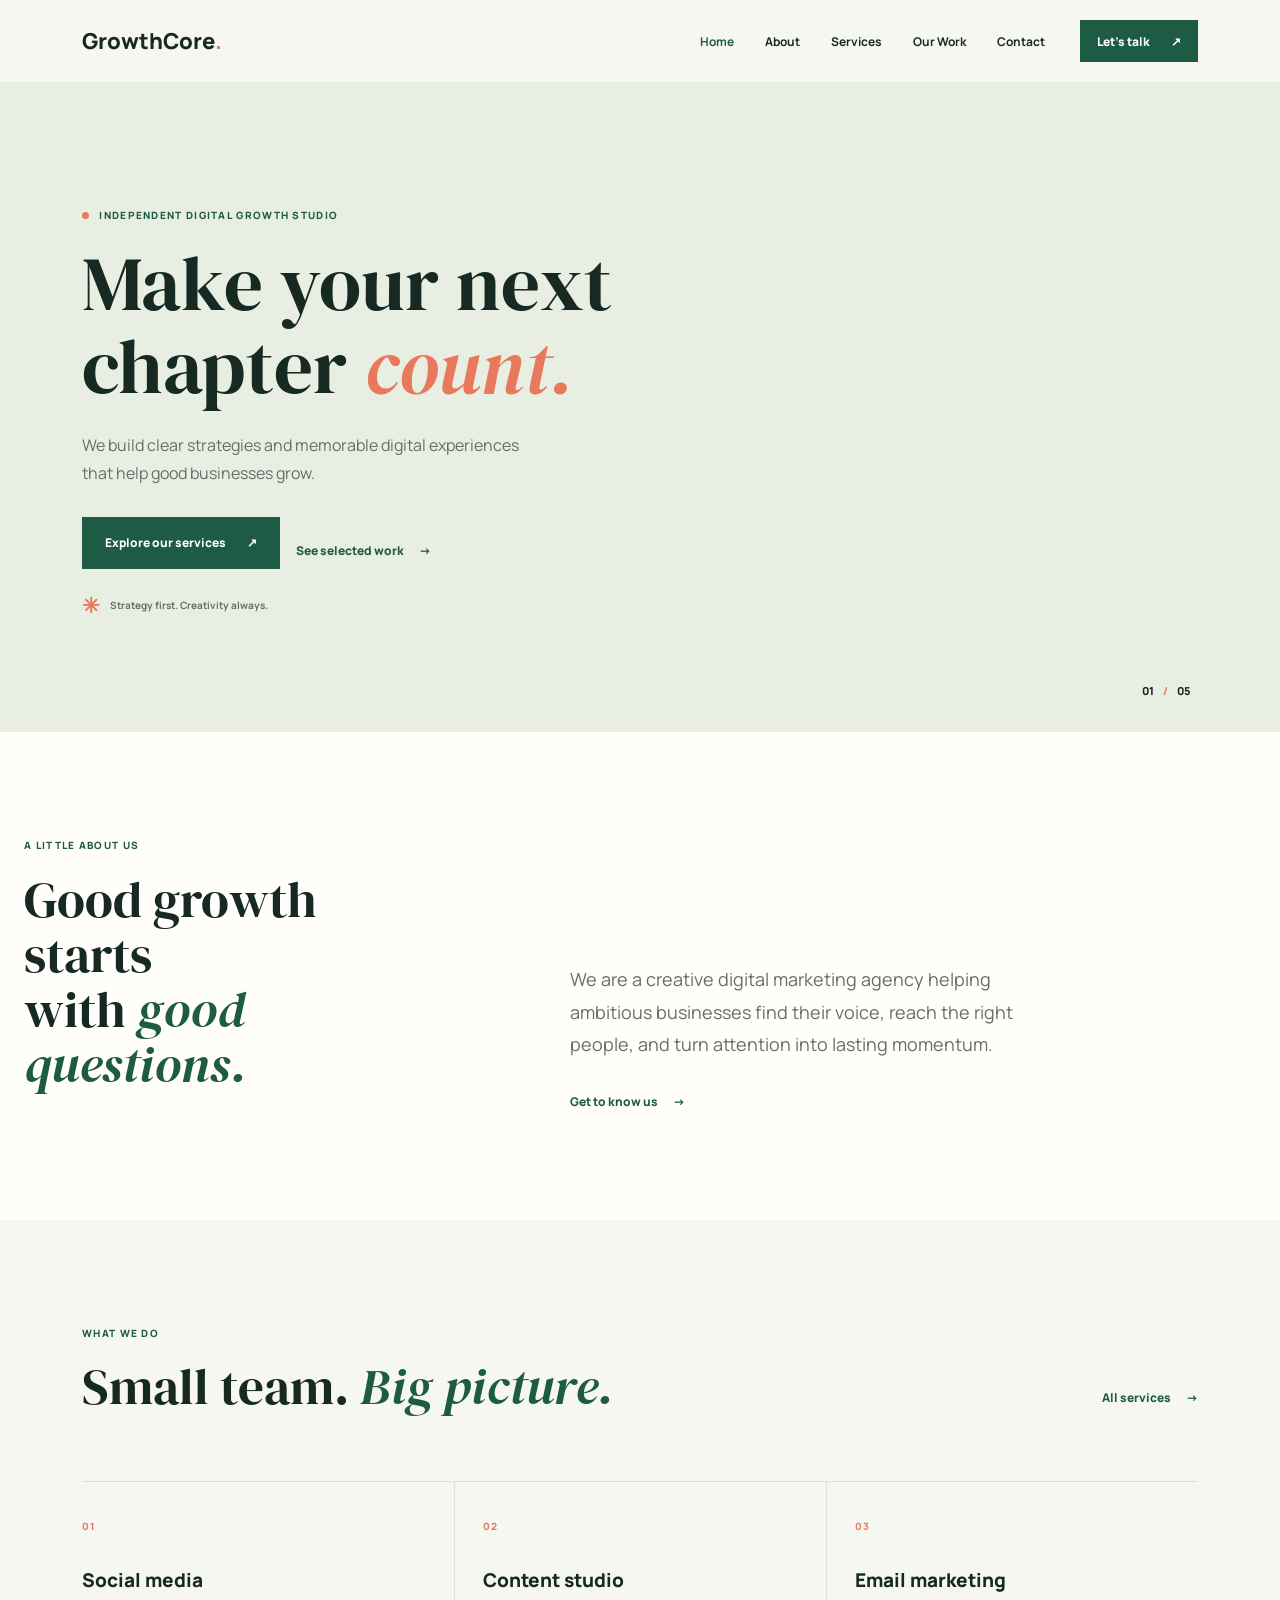
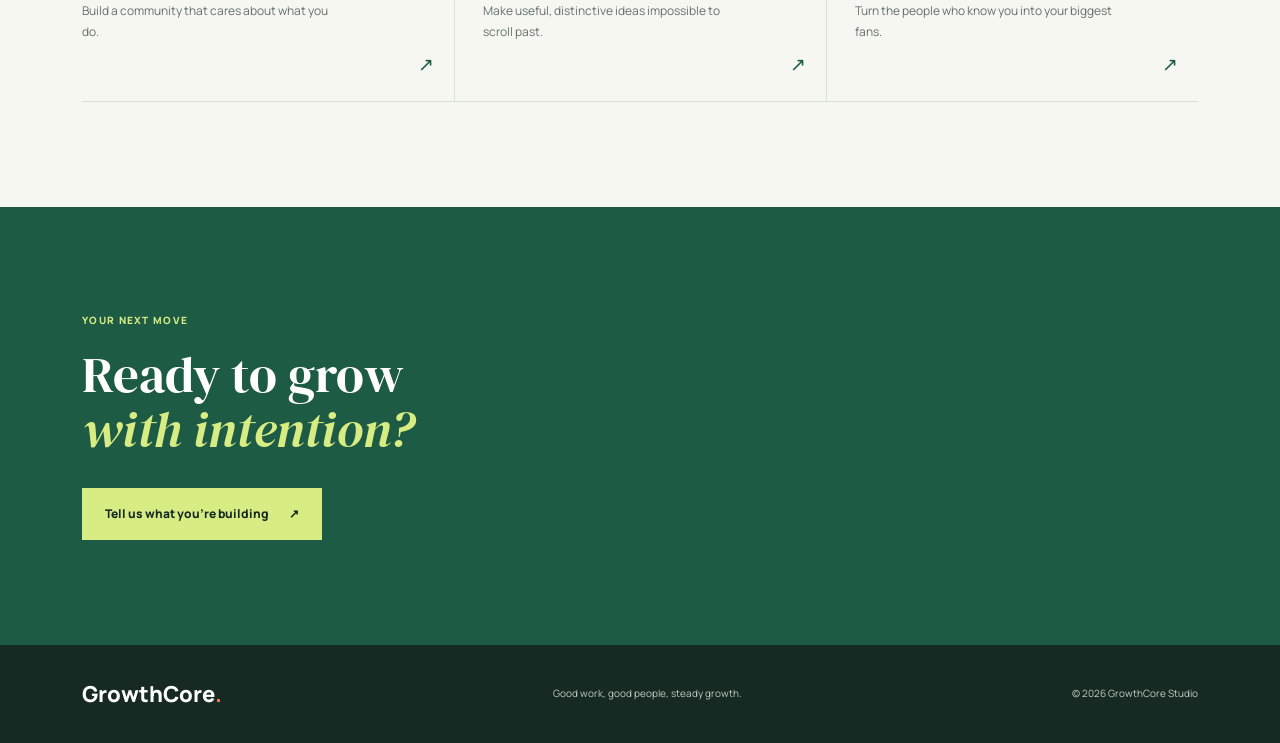
<file: index.html>
<!--
  GrowthCore homepage
  This file sets up the landing page structure for the studio brand.
  Each section is designed to guide visitors toward learning more and contacting the business.
-->

<!doctype html>
<html lang="en">
<head>
  <!-- Document metadata: tells the browser the page language and character set. -->
  <meta charset="utf-8">
  <meta name="viewport" content="width=device-width, initial-scale=1">

  <!-- Search engines and social previews use this description. -->
  <meta name="description" content="GrowthCore helps ambitious brands grow with thoughtful digital marketing and creative strategy.">

  <!-- The browser tab title shown in the browser window. -->
  <title>GrowthCore | Digital Growth Studio</title>

  <!-- Bootstrap is included for layout, styling, and responsive components. -->
  <link href="https://cdn.jsdelivr.net/npm/bootstrap@5.3.3/dist/css/bootstrap.min.css" rel="stylesheet">

  <!-- Google Fonts are loaded for the brand's typography. -->
  <link rel="preconnect" href="https://fonts.googleapis.com">
  <link rel="preconnect" href="https://fonts.gstatic.com" crossorigin>
  <link href="https://fonts.googleapis.com/css2?family=DM+Serif+Display&family=Manrope:wght@400;500;600;700;800&display=swap" rel="stylesheet">

  <!-- Main custom stylesheet for the design of the website. -->
  <link href="styles.css" rel="stylesheet">
</head>
<body>
  <!--
    Header / Navigation:
    This is the shared top menu used across the site.
    It helps users move between Home, About, Services, Work, and Contact.
  -->
  <nav class="navbar navbar-expand-lg site-nav" aria-label="Main navigation">
    <div class="container">
      <!-- Brand name/logo link that returns to the homepage. -->
      <a class="navbar-brand" href="index.html">GrowthCore<span>.</span></a>

      <!-- Mobile menu toggle button for small screens. -->
      <button class="navbar-toggler" type="button" data-bs-toggle="collapse" data-bs-target="#mainNav" aria-controls="mainNav" aria-expanded="false" aria-label="Toggle navigation"><span class="navbar-toggler-icon"></span></button>

      <!-- Navigation links inside the collapsible menu. -->
      <div class="collapse navbar-collapse" id="mainNav">
        <ul class="navbar-nav ms-auto align-items-lg-center">
          <li class="nav-item"><a class="nav-link" href="index.html">Home</a></li>
          <li class="nav-item"><a class="nav-link" href="about.html">About</a></li>
          <li class="nav-item"><a class="nav-link" href="services.html">Services</a></li>
          <li class="nav-item"><a class="nav-link" href="work.html">Our Work</a></li>
          <li class="nav-item"><a class="nav-link" href="contact.html">Contact</a></li>

          <!-- Primary action button in the navigation area. -->
          <li class="nav-item ms-lg-3"><a class="button button-small" href="contact.html">Let's talk <span aria-hidden="true">↗</span></a></li>
        </ul>
      </div>
    </div>
  </nav>

  <main>
    <!--
      Hero section:
      This is the first impression of the homepage.
      It explains who the studio is and gives the main call-to-action.
    -->
    <section class="home-hero">
      <div class="container hero-content" data-reveal>
        <!-- Small label above the headline. -->
        <p class="eyebrow"><span class="eyebrow-dot"></span> Independent digital growth studio</p>

        <!-- Main headline with emphasized text. -->
        <h1>Make your next<br>chapter <em>count.</em></h1>

        <!-- Supporting description for the agency. -->
        <p class="hero-copy">We build clear strategies and memorable digital experiences that help good businesses grow.</p>

        <!-- Two action links under the headline. -->
        <div class="d-flex flex-wrap gap-3 align-items-center">
          <a class="button" href="services.html">Explore our services <span aria-hidden="true">↗</span></a>
          <a class="text-link" href="work.html">See selected work <span aria-hidden="true">→</span></a>
        </div>

        <!-- Short statement beneath actions. -->
        <div class="hero-note"><span class="hero-note-mark">✳</span> Strategy first. Creativity always.</div>
      </div>

      <!-- Decorative section image for the hero area. -->
      <div class="hero-photo" role="img" aria-label="Sunlit creative studio with a desk and plants"></div>

      <!-- Small page counter for the homepage banner. -->
      <div class="hero-index">01 <span>/</span> 05</div>
    </section>

    <!--
      Intro section:
      This part explains the studio's philosophy and invites visitors to learn more.
    -->
    <section class="intro-section section-pad">
      <div class="container row align-items-end g-5" data-reveal>
        <div class="col-lg-5">
          <p class="eyebrow">A little about us</p>
          <h2>Good growth starts<br>with <em>good questions.</em></h2>
        </div>

        <div class="col-lg-6 offset-lg-1">
          <p class="large-copy">We are a creative digital marketing agency helping ambitious businesses find their voice, reach the right people, and turn attention into lasting momentum.</p>
          <a class="text-link" href="about.html">Get to know us <span aria-hidden="true">→</span></a>
        </div>
      </div>
    </section>

    <!--
      Services preview section:
      This shows the top three service categories and links each one to its detailed page section.
    -->
    <section class="services-preview section-pad">
      <div class="container" data-reveal>
        <div class="section-heading">
          <div>
            <p class="eyebrow">What we do</p>
            <h2>Small team. <em>Big picture.</em></h2>
          </div>
          <a class="text-link" href="services.html">All services <span aria-hidden="true">→</span></a>
        </div>

        <!-- Three service cards in a row. -->
        <div class="row g-0 service-list">
          <a class="col-md-4 service-preview" href="services.html#social">
            <span class="service-number">01</span>
            <h3>Social media</h3>
            <p>Build a community that cares about what you do.</p>
            <span class="service-arrow" aria-hidden="true">↗</span>
          </a>

          <a class="col-md-4 service-preview" href="services.html#content">
            <span class="service-number">02</span>
            <h3>Content studio</h3>
            <p>Make useful, distinctive ideas impossible to scroll past.</p>
            <span class="service-arrow" aria-hidden="true">↗</span>
          </a>

          <a class="col-md-4 service-preview" href="services.html#email">
            <span class="service-number">03</span>
            <h3>Email marketing</h3>
            <p>Turn the people who know you into your biggest fans.</p>
            <span class="service-arrow" aria-hidden="true">↗</span>
          </a>
        </div>
      </div>
    </section>

    <!--
      Final call-to-action section:
      This gives the visitor a direct path to contact the studio.
    -->
    <section class="home-cta section-pad">
      <div class="container cta-inner" data-reveal>
        <p class="eyebrow">Your next move</p>
        <h2>Ready to grow<br><em>with intention?</em></h2>
        <a class="button button-light" href="contact.html">Tell us what you're building <span aria-hidden="true">↗</span></a>
      </div>
    </section>
  </main>

  <!--
    Footer:
    This final section adds brand identity and copyright details.
  -->
  <footer class="site-footer">
    <div class="container footer-inner">
      <a class="navbar-brand" href="index.html">GrowthCore<span>.</span></a>
      <p>Good work, good people, steady growth.</p>
      <p class="copyright">© <span data-year></span> GrowthCore Studio</p>
    </div>
  </footer>

  <!-- Load Bootstrap JavaScript for responsive navigation behavior. -->
  <script src="https://cdn.jsdelivr.net/npm/bootstrap@5.3.3/dist/js/bootstrap.bundle.min.js"></script>

  <!-- Custom site JavaScript for dynamic features like the current year. -->
  <script src="script.js"></script>
</body>
</html>
</file>
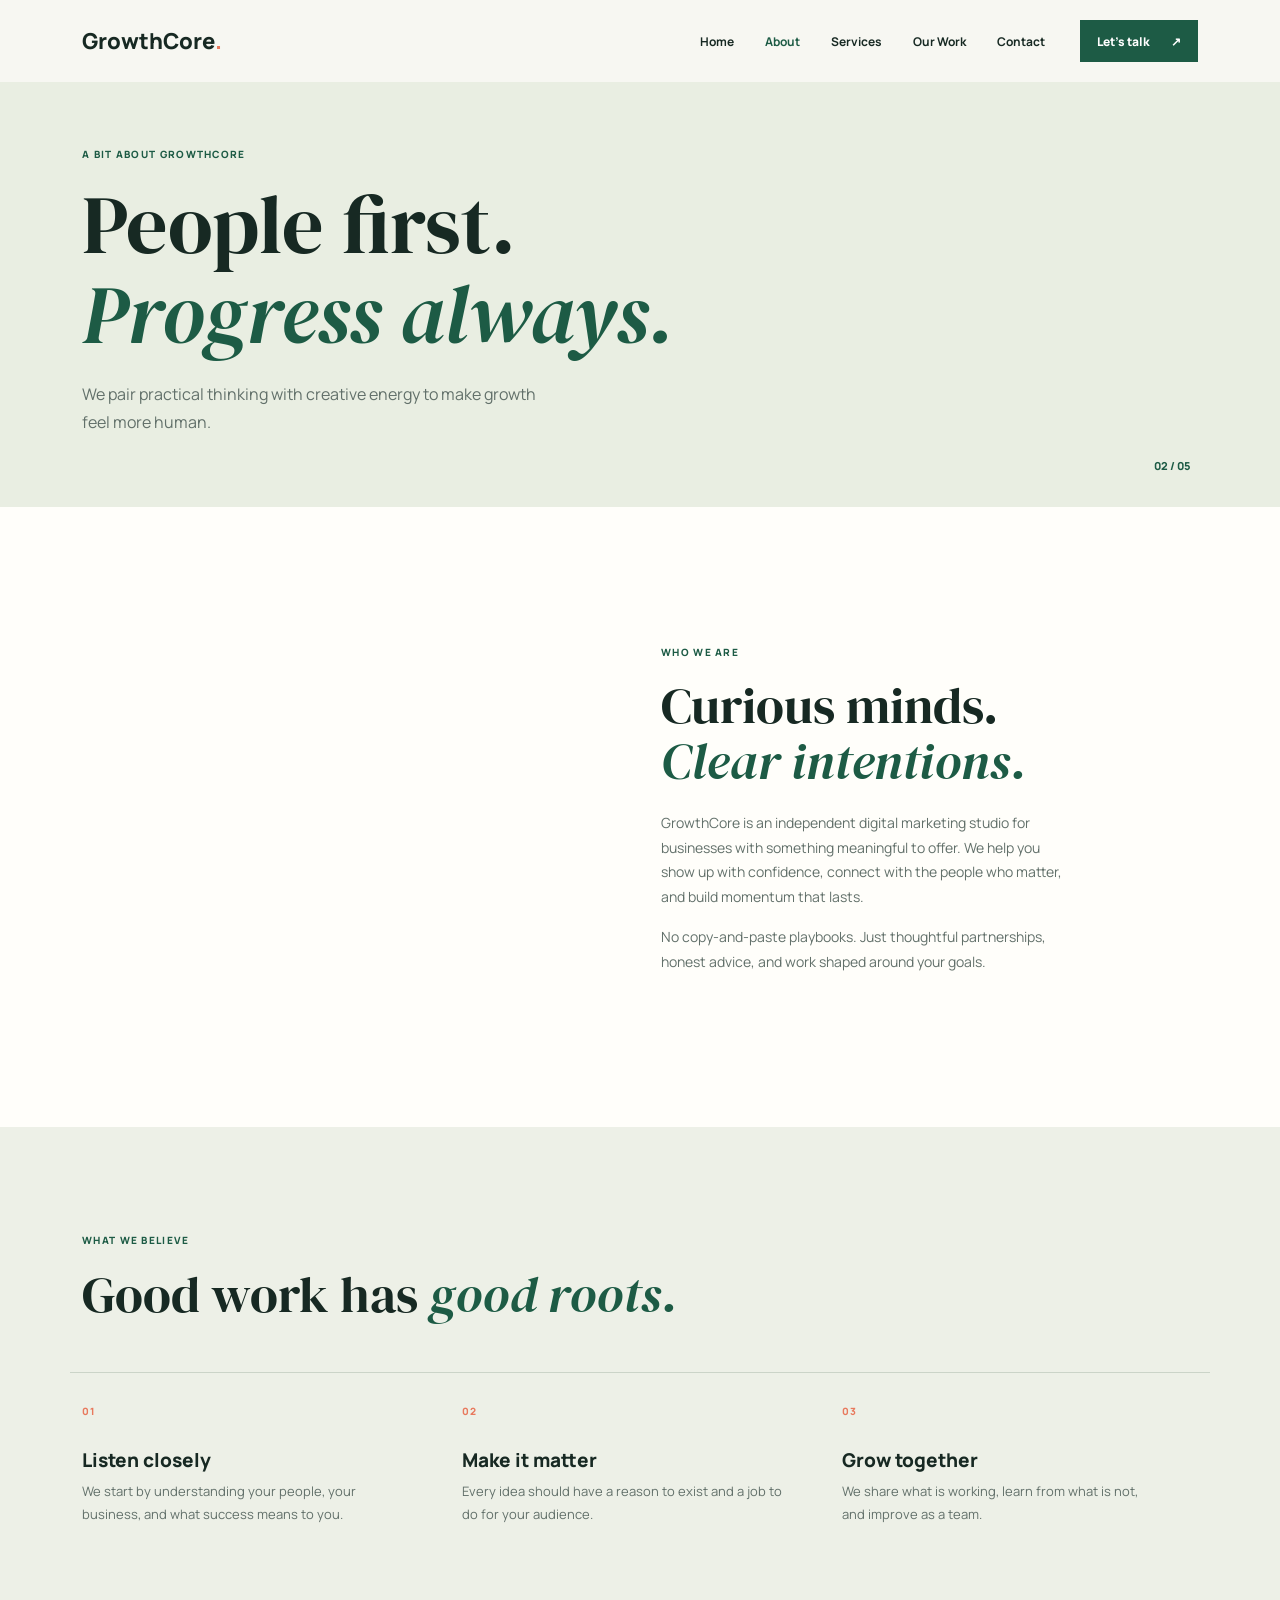
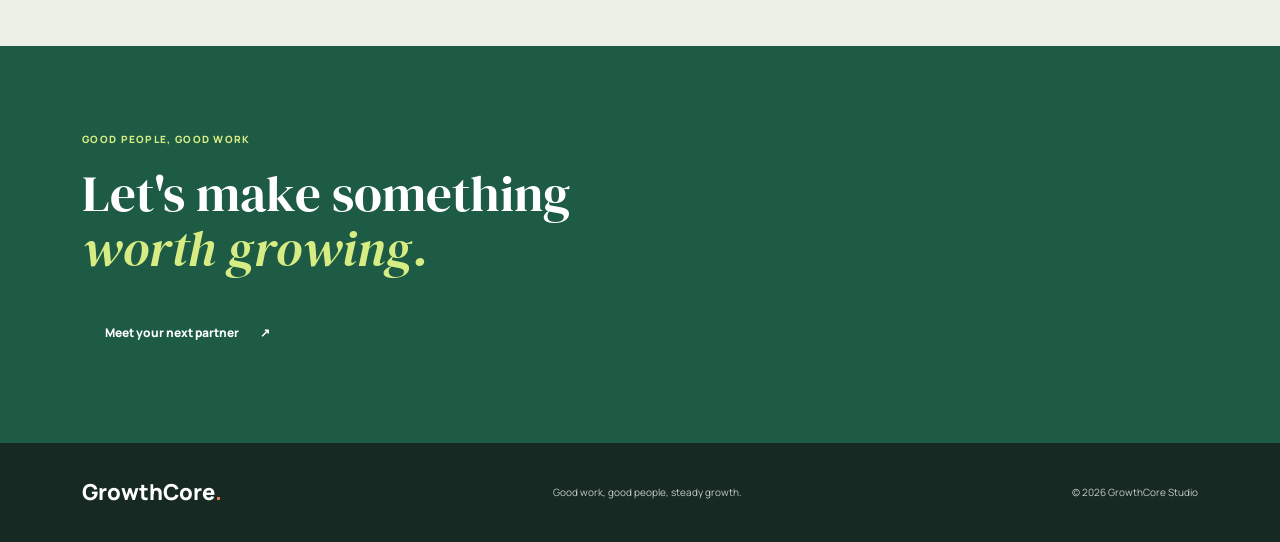
<file: about.html>
<!doctype html>
<html lang="en">
<head>
  <meta charset="utf-8"><meta name="viewport" content="width=device-width, initial-scale=1">
  <meta name="description" content="Meet GrowthCore, a thoughtful creative team helping ambitious businesses grow.">
  <title>About | GrowthCore</title>
  <!-- Bootstrap and the shared stylesheet keep this page consistent with the rest of the site. -->
  <link href="https://cdn.jsdelivr.net/npm/bootstrap@5.3.3/dist/css/bootstrap.min.css" rel="stylesheet">
  <link rel="preconnect" href="https://fonts.googleapis.com"><link rel="preconnect" href="https://fonts.gstatic.com" crossorigin>
  <link href="https://fonts.googleapis.com/css2?family=DM+Serif+Display&family=Manrope:wght@400;500;600;700;800&display=swap" rel="stylesheet"><link href="styles.css" rel="stylesheet">
</head>
<body>
  <!-- Each navigation link opens a separate HTML page in this small website. -->
  <nav class="navbar navbar-expand-lg site-nav" aria-label="Main navigation"><div class="container"><a class="navbar-brand" href="index.html">GrowthCore<span>.</span></a><button class="navbar-toggler" type="button" data-bs-toggle="collapse" data-bs-target="#mainNav" aria-controls="mainNav" aria-expanded="false" aria-label="Toggle navigation"><span class="navbar-toggler-icon"></span></button><div class="collapse navbar-collapse" id="mainNav"><ul class="navbar-nav ms-auto align-items-lg-center"><li class="nav-item"><a class="nav-link" href="index.html">Home</a></li><li class="nav-item"><a class="nav-link" href="about.html">About</a></li><li class="nav-item"><a class="nav-link" href="services.html">Services</a></li><li class="nav-item"><a class="nav-link" href="work.html">Our Work</a></li><li class="nav-item"><a class="nav-link" href="contact.html">Contact</a></li><li class="nav-item ms-lg-3"><a class="button button-small" href="contact.html">Let's talk <span aria-hidden="true">↗</span></a></li></ul></div></div></nav>
  <main>
    <!-- Page introductions share a pattern so visitors always know where they are. -->
    <section class="page-hero"><div class="container" data-reveal><p class="eyebrow">A bit about GrowthCore</p><h1>People first.<br><em>Progress always.</em></h1><p class="hero-copy">We pair practical thinking with creative energy to make growth feel more human.</p></div><span class="page-count">02 / 05</span></section>
    <section class="about-story section-pad"><div class="container row align-items-center g-5" data-reveal><div class="col-lg-6"><div class="image-panel about-image" role="img" aria-label="Creative teammates sharing ideas around a table"></div></div><div class="col-lg-5 offset-lg-1"><p class="eyebrow">Who we are</p><h2>Curious minds.<br><em>Clear intentions.</em></h2><p class="body-copy">GrowthCore is an independent digital marketing studio for businesses with something meaningful to offer. We help you show up with confidence, connect with the people who matter, and build momentum that lasts.</p><p class="body-copy">No copy-and-paste playbooks. Just thoughtful partnerships, honest advice, and work shaped around your goals.</p></div></div></section>
    <section class="values-section section-pad"><div class="container" data-reveal><p class="eyebrow">What we believe</p><h2>Good work has <em>good roots.</em></h2><div class="row g-4 value-grid"><div class="col-md-4"><span class="service-number">01</span><h3>Listen closely</h3><p>We start by understanding your people, your business, and what success means to you.</p></div><div class="col-md-4"><span class="service-number">02</span><h3>Make it matter</h3><p>Every idea should have a reason to exist and a job to do for your audience.</p></div><div class="col-md-4"><span class="service-number">03</span><h3>Grow together</h3><p>We share what is working, learn from what is not, and improve as a team.</p></div></div></div></section>
    <section class="mini-cta"><div class="container"><p class="eyebrow">Good people, good work</p><h2>Let's make something<br><em>worth growing.</em></h2><a class="button" href="contact.html">Meet your next partner <span aria-hidden="true">↗</span></a></div></section>
  </main>
  <footer class="site-footer"><div class="container footer-inner"><a class="navbar-brand" href="index.html">GrowthCore<span>.</span></a><p>Good work, good people, steady growth.</p><p class="copyright">© <span data-year></span> GrowthCore Studio</p></div></footer>
  <script src="https://cdn.jsdelivr.net/npm/bootstrap@5.3.3/dist/js/bootstrap.bundle.min.js"></script><script src="script.js"></script>
</body>
</html>
</file>
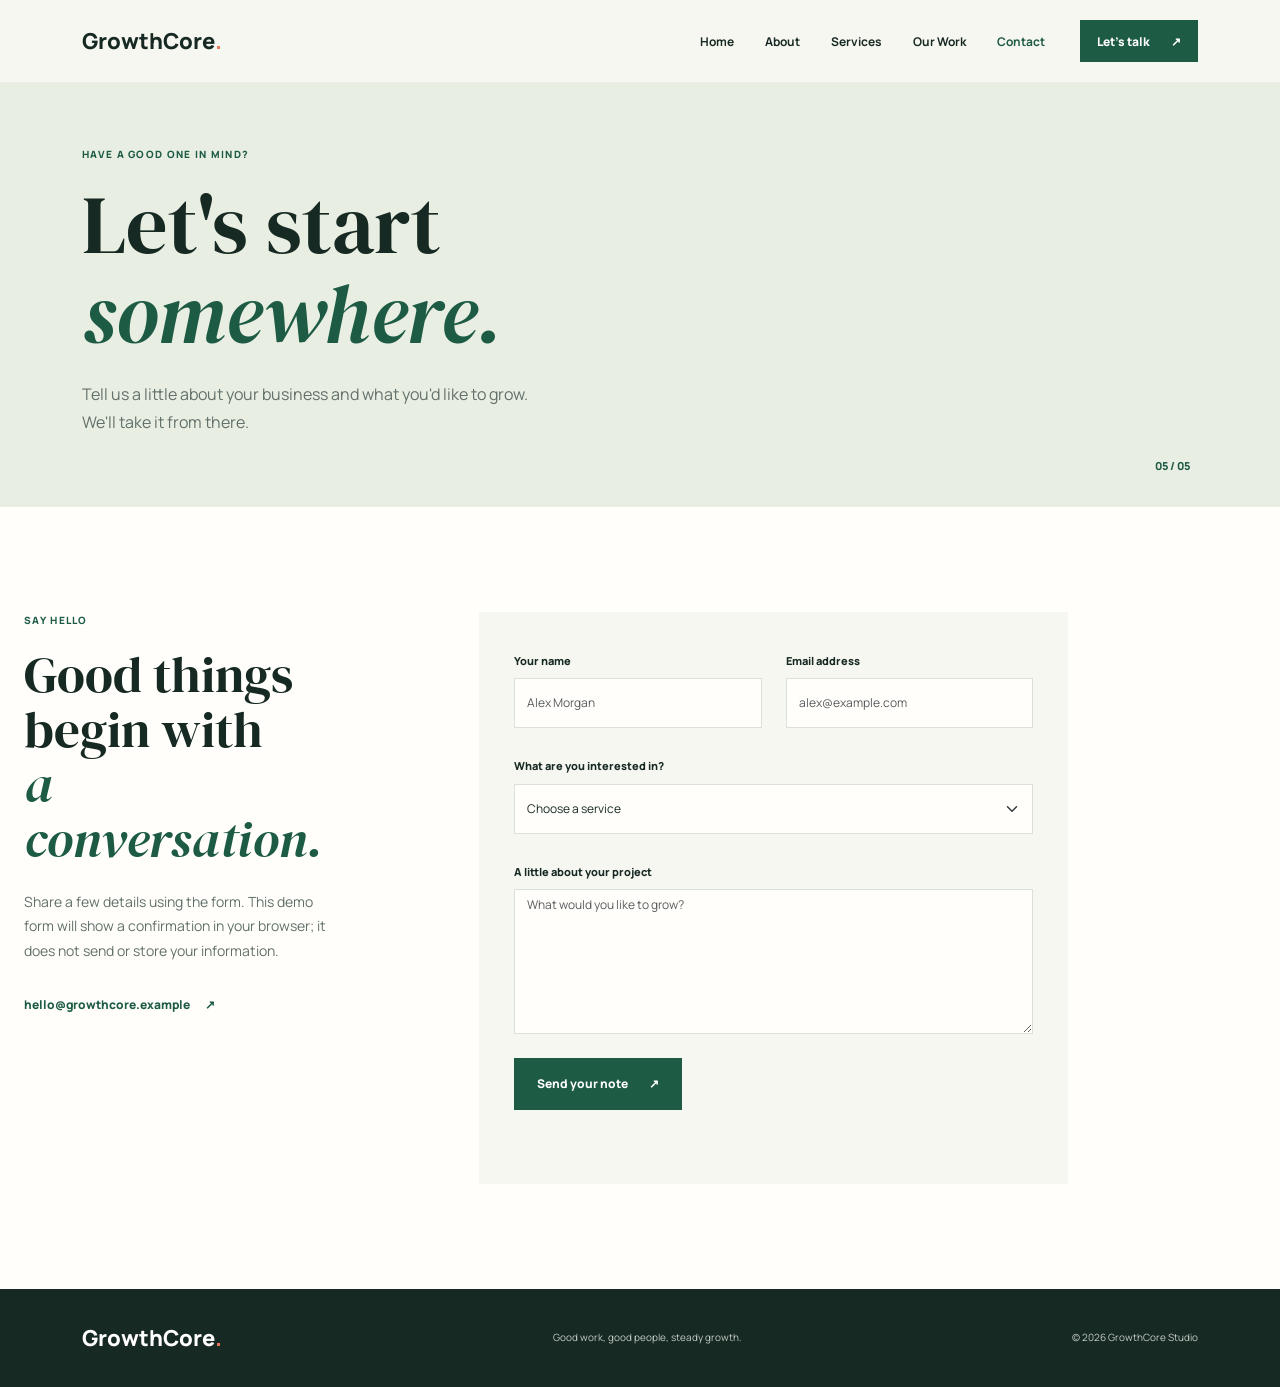
<file: contact.html>
<!doctype html>
<html lang="en">
<head>
  <meta charset="utf-8"><meta name="viewport" content="width=device-width, initial-scale=1">
  <meta name="description" content="Get in touch with GrowthCore to talk about your digital marketing goals.">
  <title>Contact | GrowthCore</title>
  <!-- Bootstrap supplies the form-friendly responsive layout and mobile navigation. -->
  <link href="https://cdn.jsdelivr.net/npm/bootstrap@5.3.3/dist/css/bootstrap.min.css" rel="stylesheet"><link rel="preconnect" href="https://fonts.googleapis.com"><link rel="preconnect" href="https://fonts.gstatic.com" crossorigin><link href="https://fonts.googleapis.com/css2?family=DM+Serif+Display&family=Manrope:wght@400;500;600;700;800&display=swap" rel="stylesheet"><link href="styles.css" rel="stylesheet">
</head>
<body>
  <!-- Consistent navigation makes it simple to move between all five pages. -->
  <nav class="navbar navbar-expand-lg site-nav" aria-label="Main navigation"><div class="container"><a class="navbar-brand" href="index.html">GrowthCore<span>.</span></a><button class="navbar-toggler" type="button" data-bs-toggle="collapse" data-bs-target="#mainNav" aria-controls="mainNav" aria-expanded="false" aria-label="Toggle navigation"><span class="navbar-toggler-icon"></span></button><div class="collapse navbar-collapse" id="mainNav"><ul class="navbar-nav ms-auto align-items-lg-center"><li class="nav-item"><a class="nav-link" href="index.html">Home</a></li><li class="nav-item"><a class="nav-link" href="about.html">About</a></li><li class="nav-item"><a class="nav-link" href="services.html">Services</a></li><li class="nav-item"><a class="nav-link" href="work.html">Our Work</a></li><li class="nav-item"><a class="nav-link" href="contact.html">Contact</a></li><li class="nav-item ms-lg-3"><a class="button button-small" href="contact.html">Let's talk <span aria-hidden="true">↗</span></a></li></ul></div></div></nav>
  <main>
    <section class="page-hero"><div class="container" data-reveal><p class="eyebrow">Have a good one in mind?</p><h1>Let's start<br><em>somewhere.</em></h1><p class="hero-copy">Tell us a little about your business and what you'd like to grow. We'll take it from there.</p></div><span class="page-count">05 / 05</span></section>
    <section class="contact-section section-pad"><div class="container row g-5" data-reveal><div class="col-lg-4 contact-aside"><p class="eyebrow">Say hello</p><h2>Good things<br>begin with<br><em>a conversation.</em></h2><p class="body-copy">Share a few details using the form. This demo form will show a confirmation in your browser; it does not send or store your information.</p><a class="text-link" href="mailto:hello@growthcore.example">hello@growthcore.example <span aria-hidden="true">↗</span></a></div>
      <!-- Required fields and labels help visitors complete the form accessibly. -->
      <div class="col-lg-7 offset-lg-1"><form id="contactForm" class="contact-form" novalidate><div class="row g-4"><div class="col-md-6"><label for="name" class="form-label">Your name</label><input class="form-control" id="name" name="name" type="text" autocomplete="name" placeholder="Alex Morgan" required></div><div class="col-md-6"><label for="email" class="form-label">Email address</label><input class="form-control" id="email" name="email" type="email" autocomplete="email" placeholder="alex@example.com" required></div><div class="col-12"><label for="interest" class="form-label">What are you interested in?</label><select class="form-select" id="interest" name="interest" required><option value="" selected disabled>Choose a service</option><option>Social media</option><option>Content creation</option><option>Email marketing</option><option>A little bit of everything</option></select></div><div class="col-12"><label for="message" class="form-label">A little about your project</label><textarea class="form-control" id="message" name="message" rows="5" placeholder="What would you like to grow?" required></textarea></div><div class="col-12"><button class="button" type="submit">Send your note <span aria-hidden="true">↗</span></button><p class="form-feedback" id="formFeedback" aria-live="polite" role="status"></p></div></div></form></div>
    </div></section>
  </main>
  <footer class="site-footer"><div class="container footer-inner"><a class="navbar-brand" href="index.html">GrowthCore<span>.</span></a><p>Good work, good people, steady growth.</p><p class="copyright">© <span data-year></span> GrowthCore Studio</p></div></footer>
  <script src="https://cdn.jsdelivr.net/npm/bootstrap@5.3.3/dist/js/bootstrap.bundle.min.js"></script><script src="script.js"></script>
</body>
</html>
</file>
<file: styles.css>
/* Shared design tokens make the site's colors and spacing easy for beginners to change. */
:root {
  --ink: #172923;
  --muted: #62706a;
  --paper: #f7f7f2;
  --white: #fffefa;
  --green: #1d5b45;
  --lime: #d7ed83;
  --coral: #e8795d;
  --line: #dce1d8;
  --display: "DM Serif Display", Georgia, serif;
  --body: "Manrope", "Trebuchet MS", sans-serif;
}

* { box-sizing: border-box; }
html { scroll-behavior: smooth; }
body { margin: 0; background: var(--paper); color: var(--ink); font-family: var(--body); font-size: 15px; line-height: 1.75; }
a { color: inherit; text-decoration: none; }
.site-nav { min-height: 82px; background: var(--paper); position: relative; z-index: 5; }
.navbar-brand { color: var(--ink); font-size: 22px; font-weight: 800; letter-spacing: 0; }
.navbar-brand span { color: var(--coral); }
.navbar-nav { gap: 7px; }
.site-nav .nav-link { color: var(--ink); font-size: 12px; font-weight: 700; padding: 10px 12px !important; }
.site-nav .nav-link:hover, .site-nav .nav-link.active { color: var(--green); }
.navbar-toggler { border-color: var(--line); }
.navbar-toggler:focus { box-shadow: 0 0 0 3px #1d5b4528; }
.button { min-height: 52px; display: inline-flex; align-items: center; justify-content: center; gap: 21px; padding: 0 22px; border: 1px solid var(--green); background: var(--green); color: white; font-size: 12px; font-weight: 800; transition: background .2s ease, color .2s ease, transform .2s ease; }
.button:hover { color: var(--ink); background: var(--lime); border-color: var(--lime); transform: translateY(-2px); }
.button-small { min-height: 42px; padding: 0 16px; }
.button-light { background: var(--lime); color: var(--ink); border-color: var(--lime); }
.button-light:hover { background: white; border-color: white; }
.eyebrow { margin-bottom: 17px; color: var(--green); font-size: 10px; font-weight: 800; letter-spacing: 1.3px; text-transform: uppercase; }
h1, h2, h3, p { letter-spacing: 0; }
h1, h2 { font-family: var(--display); font-weight: 400; line-height: 1.08; }
h1 em, h2 em { color: var(--green); font-weight: 400; }
h1 { margin: 0 0 23px; font-size: clamp(52px, 6vw, 82px); }
h2 { margin: 0 0 22px; font-size: clamp(36px, 4vw, 55px); }
h3 { font-size: 19px; font-weight: 800; }
.hero-copy { max-width: 470px; margin-bottom: 30px; color: var(--muted); font-size: 16px; }
.body-copy { color: var(--muted); font-size: 14px; }
.large-copy { color: var(--muted); font-size: 18px; line-height: 1.8; }
.text-link { display: inline-flex; align-items: center; gap: 15px; margin-top: 15px; color: var(--green); font-size: 12px; font-weight: 800; }
.text-link span { transition: transform .2s ease; }
.text-link:hover span { transform: translateX(4px); }
.home-hero { position: relative; min-height: 650px; display: flex; align-items: center; overflow: hidden; background: #e9eee2; }
.hero-content { position: relative; z-index: 2; padding-top: 47px; padding-bottom: 85px; }
.hero-content h1 { max-width: 680px; }
.hero-content h1 em { color: var(--coral); }
.eyebrow-dot { width: 7px; height: 7px; display: inline-block; margin-right: 7px; border-radius: 50%; background: var(--coral); }
.hero-photo { position: absolute; inset: 0 0 0 53%; background: linear-gradient(90deg, #e9eee2 0%, #e9eee280 18%, #e9eee200 47%), url("https://images.unsplash.com/photo-1497366754035-f200968a6e72?auto=format&fit=crop&w=1400&q=85") center/cover; }
.hero-note { position: absolute; left: 12px; bottom: 30px; display: flex; align-items: center; gap: 10px; color: var(--muted); font-size: 10px; font-weight: 700; }
.hero-note-mark { color: var(--coral); font-size: 21px; }
.hero-index, .page-count { position: absolute; right: 7%; bottom: 32px; z-index: 2; color: var(--ink); font-size: 11px; font-weight: 800; }
.hero-index span { padding: 0 7px; color: var(--coral); }
.section-pad { padding: 105px 0; }
.intro-section { background: var(--white); }
.services-preview { background: var(--paper); }
.section-heading { display: flex; align-items: end; justify-content: space-between; gap: 25px; margin-bottom: 45px; }
.section-heading .text-link { margin-bottom: 28px; }
.service-list { border-top: 1px solid var(--line); }
.service-preview { position: relative; min-height: 220px; padding: 30px 28px 30px 0; border-bottom: 1px solid var(--line); transition: background .2s ease, padding .2s ease; }
.service-preview + .service-preview { padding-left: 28px; border-left: 1px solid var(--line); }
.service-preview:hover { background: #edf2e8; }
.service-number { color: var(--coral); font-size: 10px; font-weight: 800; letter-spacing: 1px; }
.service-preview h3 { margin-top: 30px; }
.service-preview p { max-width: 260px; color: var(--muted); font-size: 12px; }
.service-arrow { position: absolute; right: 20px; bottom: 20px; color: var(--green); font-size: 19px; }
.home-cta { background: var(--green); color: white; }
.home-cta .eyebrow, .mini-cta .eyebrow { color: var(--lime); }
.home-cta h2 { margin-bottom: 30px; }
.home-cta h2 em { color: var(--lime); }
.site-footer { padding: 30px 0; background: var(--ink); color: white; }
.footer-inner { display: flex; align-items: center; justify-content: space-between; gap: 15px; }
.footer-inner .navbar-brand { color: white; }
.footer-inner p { margin: 0; color: #c3cdc5; font-size: 10px; }
.page-hero { position: relative; min-height: 425px; display: flex; align-items: center; overflow: hidden; background: #e9eee2; }
.page-hero .container { padding-top: 58px; padding-bottom: 65px; }
.page-hero h1 { font-size: clamp(54px, 7vw, 82px); }
.page-hero .hero-copy { margin-bottom: 0; }
.page-count { color: var(--green); }
.about-story { background: var(--white); }
.image-panel { min-height: 410px; background-position: center; background-size: cover; }
.about-image { background-image: url("https://images.unsplash.com/photo-1521737711867-e3b97375f902?auto=format&fit=crop&w=1200&q=85"); }
.values-section { background: #edf0e7; }
.values-section h2 { margin-bottom: 50px; }
.value-grid > div { padding-top: 24px; border-top: 1px solid #cbd4c8; }
.value-grid h3 { margin-top: 26px; }
.value-grid p { max-width: 320px; color: var(--muted); font-size: 13px; }
.mini-cta { padding: 85px 0; background: var(--green); color: white; }
.mini-cta h2 { margin-bottom: 30px; }
.mini-cta h2 em { color: var(--lime); }
.service-detail { padding: 40px 0 48px; border-bottom: 1px solid var(--line); scroll-margin-top: 25px; }
.service-detail:first-child { padding-top: 0; }
.service-detail h2 { font-size: clamp(34px, 4vw, 48px); }
.service-tags { display: flex; flex-wrap: wrap; gap: 8px; padding: 0; margin: 22px 0 0; list-style: none; }
.service-tags li { padding: 6px 10px; border: 1px solid var(--line); color: var(--green); font-size: 10px; font-weight: 700; }
.process-section { background: #edf0e7; }
.process-steps > div { display: flex; gap: 25px; padding: 0 0 20px; margin-bottom: 20px; border-bottom: 1px solid #cbd4c8; }
.process-steps span { color: var(--coral); font-size: 11px; font-weight: 800; }
.process-steps p { color: var(--muted); font-size: 13px; }
.process-steps strong { color: var(--ink); font-size: 15px; }
.work-grid { background: var(--white); }
.work-card { margin-bottom: 60px; }
.work-card-offset { margin-top: 100px; }
.work-image { min-height: 330px; margin-bottom: 24px; background-size: cover; background-position: center; }
.work-image-one { background-image: url("https://images.unsplash.com/photo-1542838132-92c53300491e?auto=format&fit=crop&w=1100&q=85"); }
.work-image-two { background-image: url("https://images.unsplash.com/photo-1545205597-3d9d02c29597?auto=format&fit=crop&w=1100&q=85"); }
.work-image-three { background-image: url("https://images.unsplash.com/photo-1578749556568-bc2c40e68b61?auto=format&fit=crop&w=1100&q=85"); }
.work-image-four { background-image: url("https://images.unsplash.com/photo-1552664730-d307ca884978?auto=format&fit=crop&w=1100&q=85"); }
.work-card .eyebrow { margin-bottom: 10px; }
.work-card h2 { font-size: 37px; }
.work-card .body-copy { max-width: 470px; }
.work-result { color: var(--green); font-size: 10px; font-weight: 800; }
.small-note { margin: 10px 0 0; color: var(--muted); font-size: 11px; }
.contact-section { background: var(--white); }
.contact-aside h2 { font-size: clamp(39px, 4vw, 55px); }
.contact-form { padding: 35px; background: var(--paper); }
.form-label { margin-bottom: 8px; color: var(--ink); font-size: 11px; font-weight: 800; }
.form-control, .form-select { min-height: 50px; border: 1px solid var(--line); border-radius: 0; background-color: var(--white); color: var(--ink); font-family: var(--body); font-size: 12px; }
textarea.form-control { min-height: 145px; }
.form-control:focus, .form-select:focus { border-color: var(--green); box-shadow: 0 0 0 3px #1d5b451a; }
.form-feedback { min-height: 24px; margin: 15px 0 0; color: var(--green); font-size: 12px; font-weight: 700; }
[data-reveal] { opacity: 0; transform: translateY(18px); transition: opacity .65s ease, transform .65s ease; }
[data-reveal].is-visible { opacity: 1; transform: translateY(0); }

/* Smaller screens stack columns and keep the main calls to action easy to reach. */
@media (max-width: 767.98px) {
  .site-nav { min-height: 70px; }
  .site-nav .navbar-collapse { padding: 12px 0 20px; }
  .site-nav .nav-link { padding: 10px 0 !important; }
  .home-hero { min-height: 690px; align-items: flex-start; }
  .hero-content { padding-top: 64px; }
  .hero-photo { inset: 47% 0 0 0; background-image: linear-gradient(180deg, #e9eee2 0%, #e9eee200 40%), url("https://images.unsplash.com/photo-1497366754035-f200968a6e72?auto=format&fit=crop&w=1000&q=85"); }
  .hero-note { bottom: 25px; }
  .hero-index { bottom: 25px; }
  .section-pad { padding: 72px 0; }
  .section-heading { align-items: start; flex-direction: column; }
  .section-heading .text-link { margin: 0; }
  .service-preview, .service-preview + .service-preview { min-height: 190px; padding: 24px 12px; border-left: 0; }
  .service-preview h3 { margin-top: 16px; }
  .footer-inner { align-items: flex-start; flex-direction: column; }
  .page-hero { min-height: 380px; }
  .page-hero .container { padding-top: 55px; padding-bottom: 55px; }
  .image-panel { min-height: 300px; }
  .work-card-offset { margin-top: 0; }
  .work-image { min-height: 260px; }
  .contact-form { padding: 24px 18px; }
  .mini-cta { padding: 70px 0; }
}
@media (prefers-reduced-motion: reduce) {
  *, *::before, *::after { scroll-behavior: auto !important; transition-duration: .01ms !important; animation-duration: .01ms !important; }
  [data-reveal] { opacity: 1; transform: none; }
}
</file>
